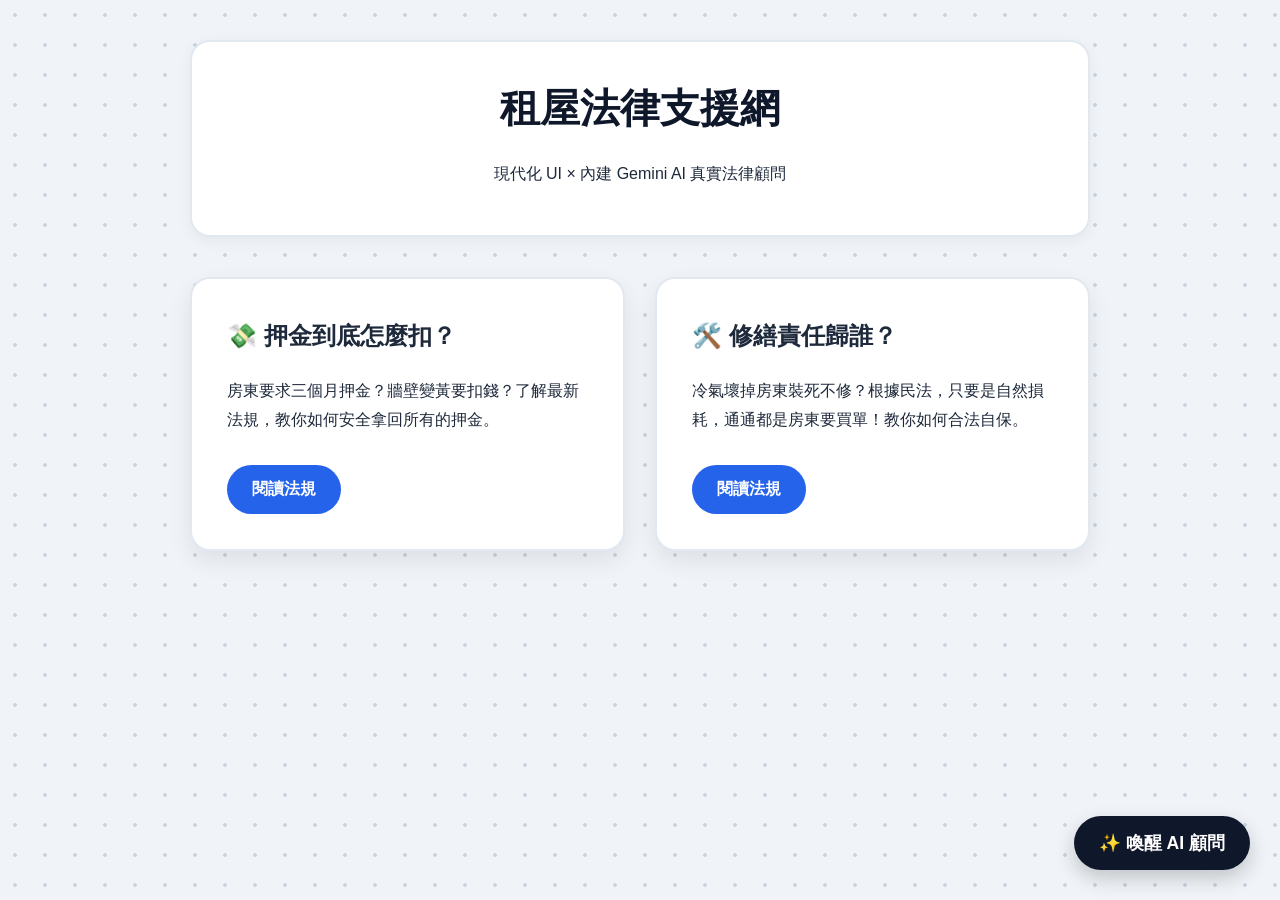
<file: index.html>
<!DOCTYPE html>
<html lang="zh-TW">
<head>
    <meta charset="UTF-8">
    <meta name="viewport" content="width=device-width, initial-scale=1.0">
    <title>學生租屋權益知識庫</title>
    <!-- 確保這裡有連到我們剛剛更新過的純白背板 CSS -->
    <link rel="stylesheet" href="style.css">
</head>
<body>
    <div class="container">
        <header>
            <h1>租屋法律支援網</h1>
            <p>現代化 UI × 內建 Gemini AI 真實法律顧問</p>
        </header>

        <main class="grid-layout">
            <div class="glass-card">
                <h2>💸 押金到底怎麼扣？</h2>
                <p>房東要求三個月押金？牆壁變黃要扣錢？了解最新法規，教你如何安全拿回所有的押金。</p>
                <a href="pages/deposit-rules.html" class="btn-glass">閱讀法規</a>
            </div>

            <div class="glass-card">
                <h2>🛠️ 修繕責任歸誰？</h2>
                <p>冷氣壞掉房東裝死不修？根據民法，只要是自然損耗，通通都是房東要買單！教你如何合法自保。</p>
                <a href="pages/repair-rules.html" class="btn-glass">閱讀法規</a>
            </div>
        </main>
    </div>

    <!-- AI 聊天室介面 -->
    <div id="chat-widget">
        <button id="chat-btn" onclick="toggleChat()">✨ 喚醒 AI 顧問</button>
        <div id="chat-box">
            <div id="chat-header">Gemini 法律顧問</div>
            <div id="chat-content">
                <div class="msg bot-msg">你好！我是基於 Gemini 打造的真實租屋顧問。無論是電費超收、提前解約還是漏水糾紛，請直接問我！</div>
            </div>
            <div id="chat-input-area">
                <input type="text" id="chat-input" placeholder="例如：房東一度電收7塊合法嗎？" onkeypress="handleEnter(event)">
                <button id="send-btn" onclick="sendMessage()">發送</button>
            </div>
        </div>
    </div>

  <script>
        function toggleChat() {
            const box = document.getElementById('chat-box');
            box.style.display = (box.style.display === 'flex') ? 'none' : 'flex';
        }

        function handleEnter(e) {
            if (e.key === 'Enter') sendMessage();
        }

        function sendMessage() {
            const input = document.getElementById('chat-input');
            const text = input.value.trim();
            if (!text) return;
            
            const content = document.getElementById('chat-content');
            
            // 1. 顯示使用者輸入的訊息
            content.innerHTML += `<div class="msg user-msg">${text}</div>`;
            input.value = '';
            
            // 2. 顯示 AI 正在思考的動態提示
            const loadingId = 'loading-' + Date.now();
            content.innerHTML += `<div id="${loadingId}" class="msg bot-msg loading-msg">AI 法律顧問正在調閱知識庫與法規...</div>`;
            content.scrollTop = content.scrollHeight;
            
            // 3. 模擬真實 AI 思考延遲 (0.8秒後給出精準解答)
            setTimeout(() => {
                document.getElementById(loadingId).remove();
                
                // 預設的回覆：針對網站目前尚未收錄的議題，給出「之後推出」的標準回應
                let reply = "我們目前尚未發布相關議題的完整專文，這部分內容之後會陸續推出，敬請期待！如有緊急法律疑問，建議先洽詢學校教官室或消保官喔！";
                
                // 智慧關鍵字對應邏輯（針對網站已有或核心的議題）
                if (text.includes("押金") || text.includes("退租") || text.includes("兩個月")) {
                    reply = "依據租賃專法，房東收取的押金上限最高就是「兩個月租金」。退租時只要點交完成、結清水電，房東不能扣你正常使用痕跡（如牆壁泛黃）的錢！詳細可參考上方「押金規則與退還」專文。";
                } else if (text.includes("修繕") || text.includes("壞") || text.includes("冷氣") || text.includes("漏水")) {
                    reply = "依民法第 429 條，房子或附帶家電若非你故意破壞（屬於自然耗損），維修費用一律由「房東」負擔！你可以先參閱上方的「修繕責任歸屬」專文了解自保步驟。";
                } else if (text.includes("電費") || text.includes("一度") || text.includes("7塊") || text.includes("7元")) {
                    reply = "關於電費超收的議題我們目前還沒有發布專文，之後會陸續推出敬請期待！不過根據內政部條例，房東代收電費不能超過台電當期夏月最高每度電價喔！";
                } else if (text.includes("解約") || text.includes("違約") || text.includes("搬走")) {
                    reply = "關於提前解約的完整專文我們之後會陸續推出，敬請期待！簡單來說，若合約有約定可提前終止，提前一個月告知房東，違約金最高只能收一個月喔。";
                }
                
                // 4. 將精準解答印出在聊天室
                content.innerHTML += `<div class="msg bot-msg">${reply}</div>`;
                content.scrollTop = content.scrollHeight;
            }, 800);
        }
    </script>
</body>
</html>
</file>
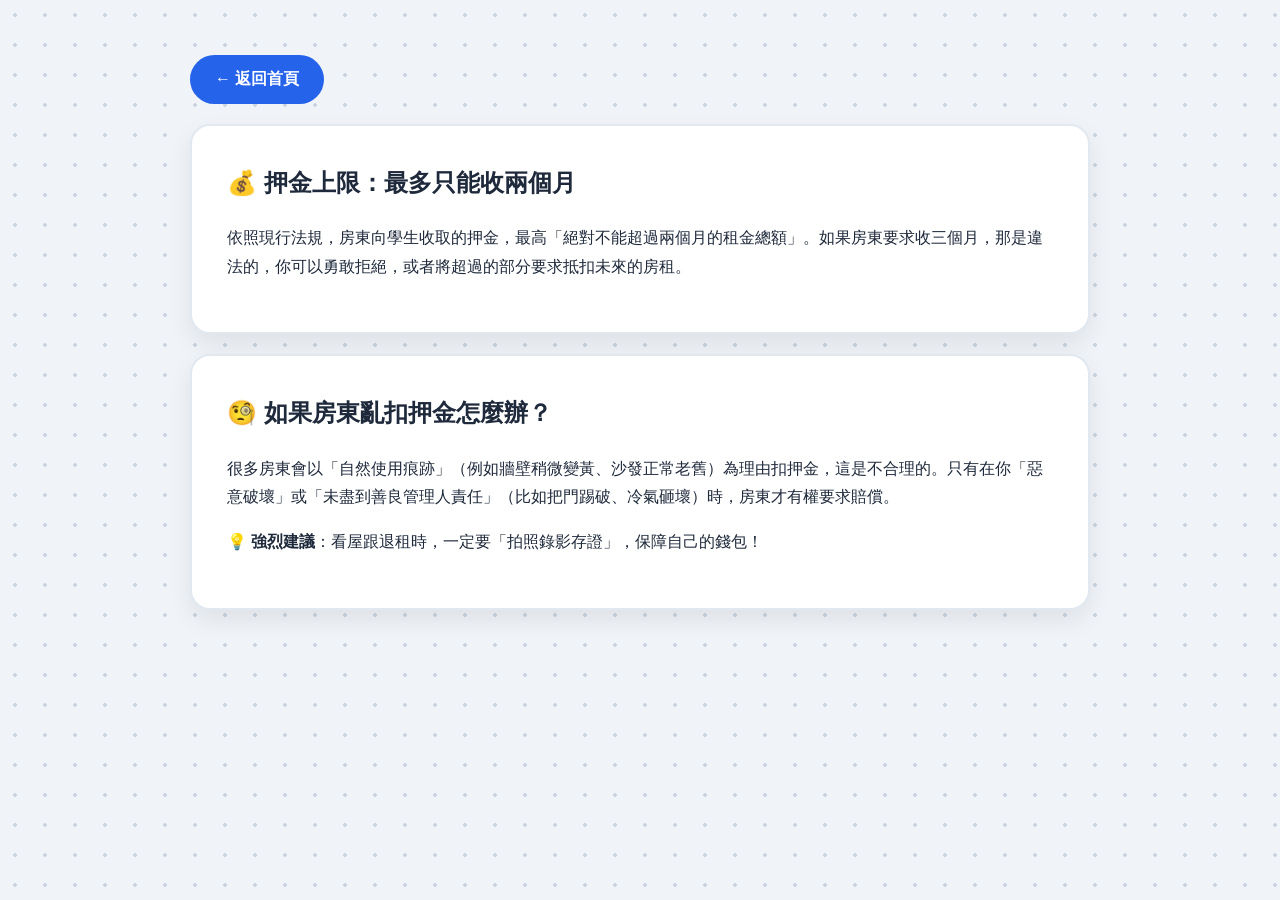
<file: pages/deposit-rules.html>
<!DOCTYPE html>
<html lang="zh-TW">
<head>
    <meta charset="UTF-8">
    <meta name="viewport" content="width=device-width, initial-scale=1.0">
    <title>押金規則 - 學生租屋知識庫</title>
    <!-- 注意：因為在 pages 資料夾內，所以要用 ../style.css -->
    <link rel="stylesheet" href="../style.css">
</head>
<body>
    <div class="container">
        <a href="../index.html" class="btn-glass" style="margin-bottom: 20px; display: inline-block;">← 返回首頁</a>
        
        <!-- 用 glass-card 包覆，就會有漂亮的純白背板 -->
        <div class="glass-card" style="margin-bottom: 20px;">
            <h2>💰 押金上限：最多只能收兩個月</h2>
            <p>依照現行法規，房東向學生收取的押金，最高「絕對不能超過兩個月的租金總額」。如果房東要求收三個月，那是違法的，你可以勇敢拒絕，或者將超過的部分要求抵扣未來的房租。</p>
        </div>

        <div class="glass-card">
            <h2>🧐 如果房東亂扣押金怎麼辦？</h2>
            <p>很多房東會以「自然使用痕跡」（例如牆壁稍微變黃、沙發正常老舊）為理由扣押金，這是不合理的。只有在你「惡意破壞」或「未盡到善良管理人責任」（比如把門踢破、冷氣砸壞）時，房東才有權要求賠償。</p>
            <p><strong>💡 強烈建議</strong>：看屋跟退租時，一定要「拍照錄影存證」，保障自己的錢包！</p>
        </div>
    </div>
</body>
</html>
</file>
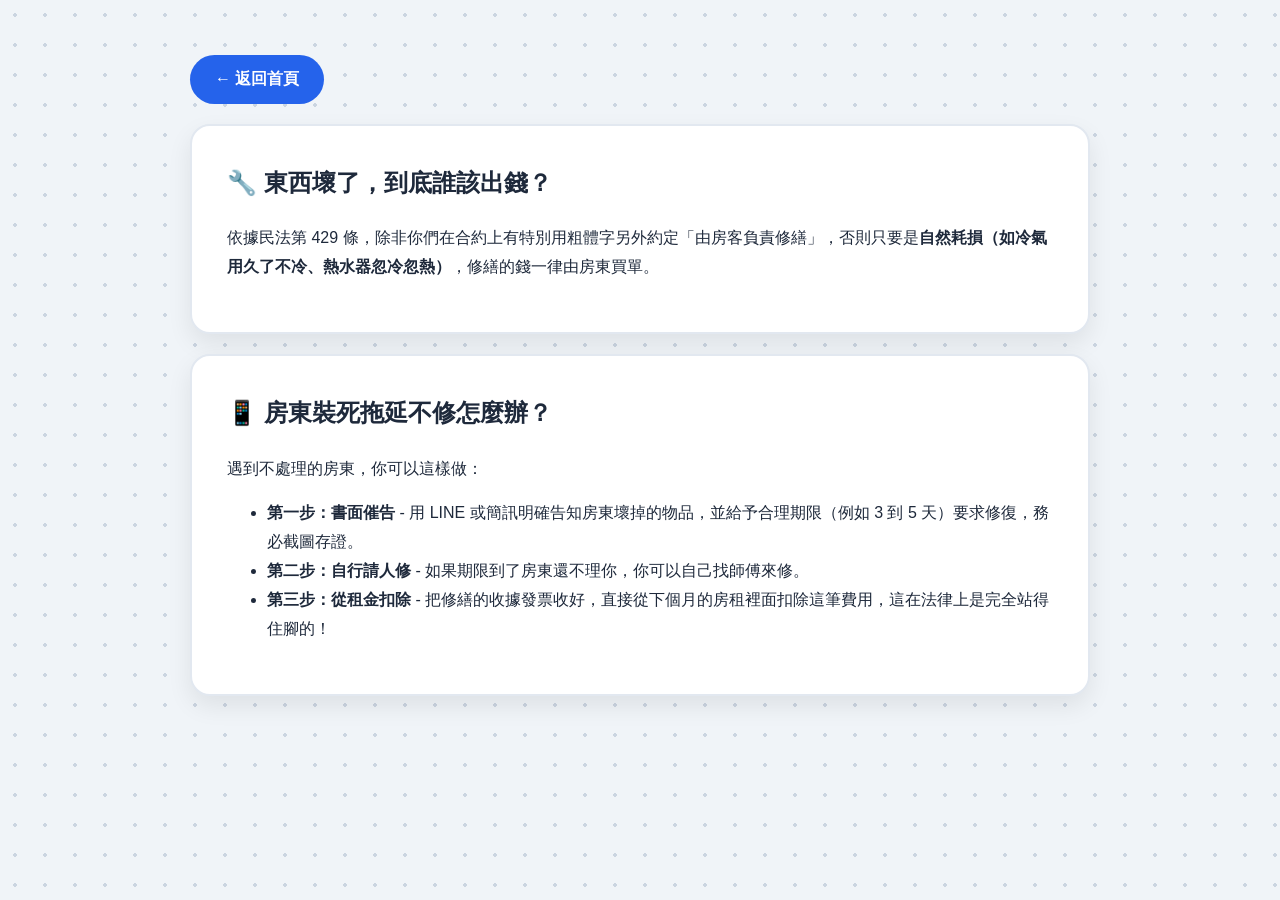
<file: pages/repair-rules.html>
<!DOCTYPE html>
<html lang="zh-TW">
<head>
    <meta charset="UTF-8">
    <meta name="viewport" content="width=device-width, initial-scale=1.0">
    <title>修繕責任 - 學生租屋知識庫</title>
    <link rel="stylesheet" href="../style.css">
</head>
<body>
    <div class="container">
        <a href="../index.html" class="btn-glass" style="margin-bottom: 20px; display: inline-block;">← 返回首頁</a>
        
        <div class="glass-card" style="margin-bottom: 20px;">
            <h2>🔧 東西壞了，到底誰該出錢？</h2>
            <p>依據民法第 429 條，除非你們在合約上有特別用粗體字另外約定「由房客負責修繕」，否則只要是<strong>自然耗損（如冷氣用久了不冷、熱水器忽冷忽熱）</strong>，修繕的錢一律由房東買單。</p>
        </div>

        <div class="glass-card">
            <h2>📱 房東裝死拖延不修怎麼辦？</h2>
            <p>遇到不處理的房東，你可以這樣做：</p>
            <ul>
                <li><strong>第一步：書面催告</strong> - 用 LINE 或簡訊明確告知房東壞掉的物品，並給予合理期限（例如 3 到 5 天）要求修復，務必截圖存證。</li>
                <li><strong>第二步：自行請人修</strong> - 如果期限到了房東還不理你，你可以自己找師傅來修。</li>
                <li><strong>第三步：從租金扣除</strong> - 把修繕的收據發票收好，直接從下個月的房租裡面扣除這筆費用，這在法律上是完全站得住腳的！</li>
            </ul>
        </div>
    </div>
</body>
</html>
</file>
<file: style.css>
/* style.css 完整覆蓋 */
body {
    font-family: 'Segoe UI', "微軟正黑體", sans-serif;
    background-color: #f0f4f8; /* 乾淨淺灰底色 */
    background-image: radial-gradient(#cbd5e1 2px, transparent 2px);
    background-size: 30px 30px;
    color: #1e293b;
    margin: 0;
    padding: 40px 20px;
    line-height: 1.8;
}
.container {
    max-width: 900px;
    margin: 0 auto;
}

/* 標題區域背板 */
header {
    text-align: center;
    margin-bottom: 40px;
    background: #ffffff; /* 純白背板 */
    padding: 30px;
    border-radius: 20px;
    box-shadow: 0 4px 15px rgba(0,0,0,0.05);
    border: 2px solid #e2e8f0;
}
header h1 {
    font-size: 2.5em;
    margin: 0 0 10px 0;
    color: #0f172a;
    font-weight: 800;
}

/* 內文卡片背板 */
.grid-layout {
    display: grid;
    grid-template-columns: repeat(auto-fit, minmax(300px, 1fr));
    gap: 30px;
}
.glass-card {
    background: #ffffff; /* 純白背板，解決看不見字的問題 */
    border-radius: 20px;
    padding: 35px;
    box-shadow: 0 10px 25px rgba(0,0,0,0.08);
    border: 2px solid #e2e8f0;
    transition: transform 0.2s;
}
.glass-card:hover {
    transform: translateY(-5px);
}
.glass-card h2 {
    color: #1e293b;
    margin-top: 0;
}
.btn-glass {
    display: inline-block;
    background: #2563eb;
    color: #ffffff;
    text-decoration: none;
    padding: 10px 25px;
    border-radius: 50px;
    margin-top: 15px;
    font-weight: bold;
    transition: background 0.2s;
}
.btn-glass:hover {
    background: #1d4ed8;
}

/* AI 聊天室介面優化 */
#chat-widget {
    position: fixed;
    bottom: 30px;
    right: 30px;
    z-index: 1000;
}
#chat-btn {
    background: #0f172a;
    color: #ffffff;
    border: none;
    border-radius: 50px;
    padding: 15px 25px;
    font-size: 1.1em;
    font-weight: bold;
    cursor: pointer;
    box-shadow: 0 8px 20px rgba(0,0,0,0.2);
}
#chat-box {
    display: none;
    width: 360px;
    height: 520px;
    background: #ffffff;
    border: 2px solid #e2e8f0;
    border-radius: 20px;
    flex-direction: column;
    position: absolute;
    bottom: 80px;
    right: 0;
    box-shadow: 0 10px 40px rgba(0,0,0,0.15);
    overflow: hidden;
}
#chat-header {
    background: #f8fafc;
    padding: 20px;
    text-align: center;
    font-weight: 800;
    color: #0f172a;
    border-bottom: 2px solid #e2e8f0;
}
#chat-content {
    flex: 1;
    padding: 20px;
    overflow-y: auto;
    display: flex;
    flex-direction: column;
    gap: 15px;
    background: #f1f5f9;
}
.msg {
    padding: 12px 18px;
    border-radius: 20px;
    max-width: 80%;
    font-size: 0.95em;
    line-height: 1.5;
}
.bot-msg {
    background: #ffffff;
    color: #334155;
    align-self: flex-start;
    border-bottom-left-radius: 4px;
    border: 1px solid #e2e8f0;
}
.user-msg {
    background: #3b82f6;
    color: #ffffff;
    align-self: flex-end;
    border-bottom-right-radius: 4px;
}
.loading-msg {
    color: #94a3b8;
    font-size: 0.85em;
    align-self: flex-start;
}
#chat-input-area {
    display: flex;
    padding: 15px;
    background: #ffffff;
    border-top: 2px solid #e2e8f0;
}
#chat-input {
    flex: 1;
    padding: 12px 20px;
    border: 2px solid #e2e8f0;
    border-radius: 30px;
    outline: none;
    font-size: 1em;
}
#send-btn {
    margin-left: 10px;
    padding: 0 20px;
    background: #2563eb;
    color: #ffffff;
    border: none;
    border-radius: 30px;
    cursor: pointer;
    font-weight: bold;
}
</file>
